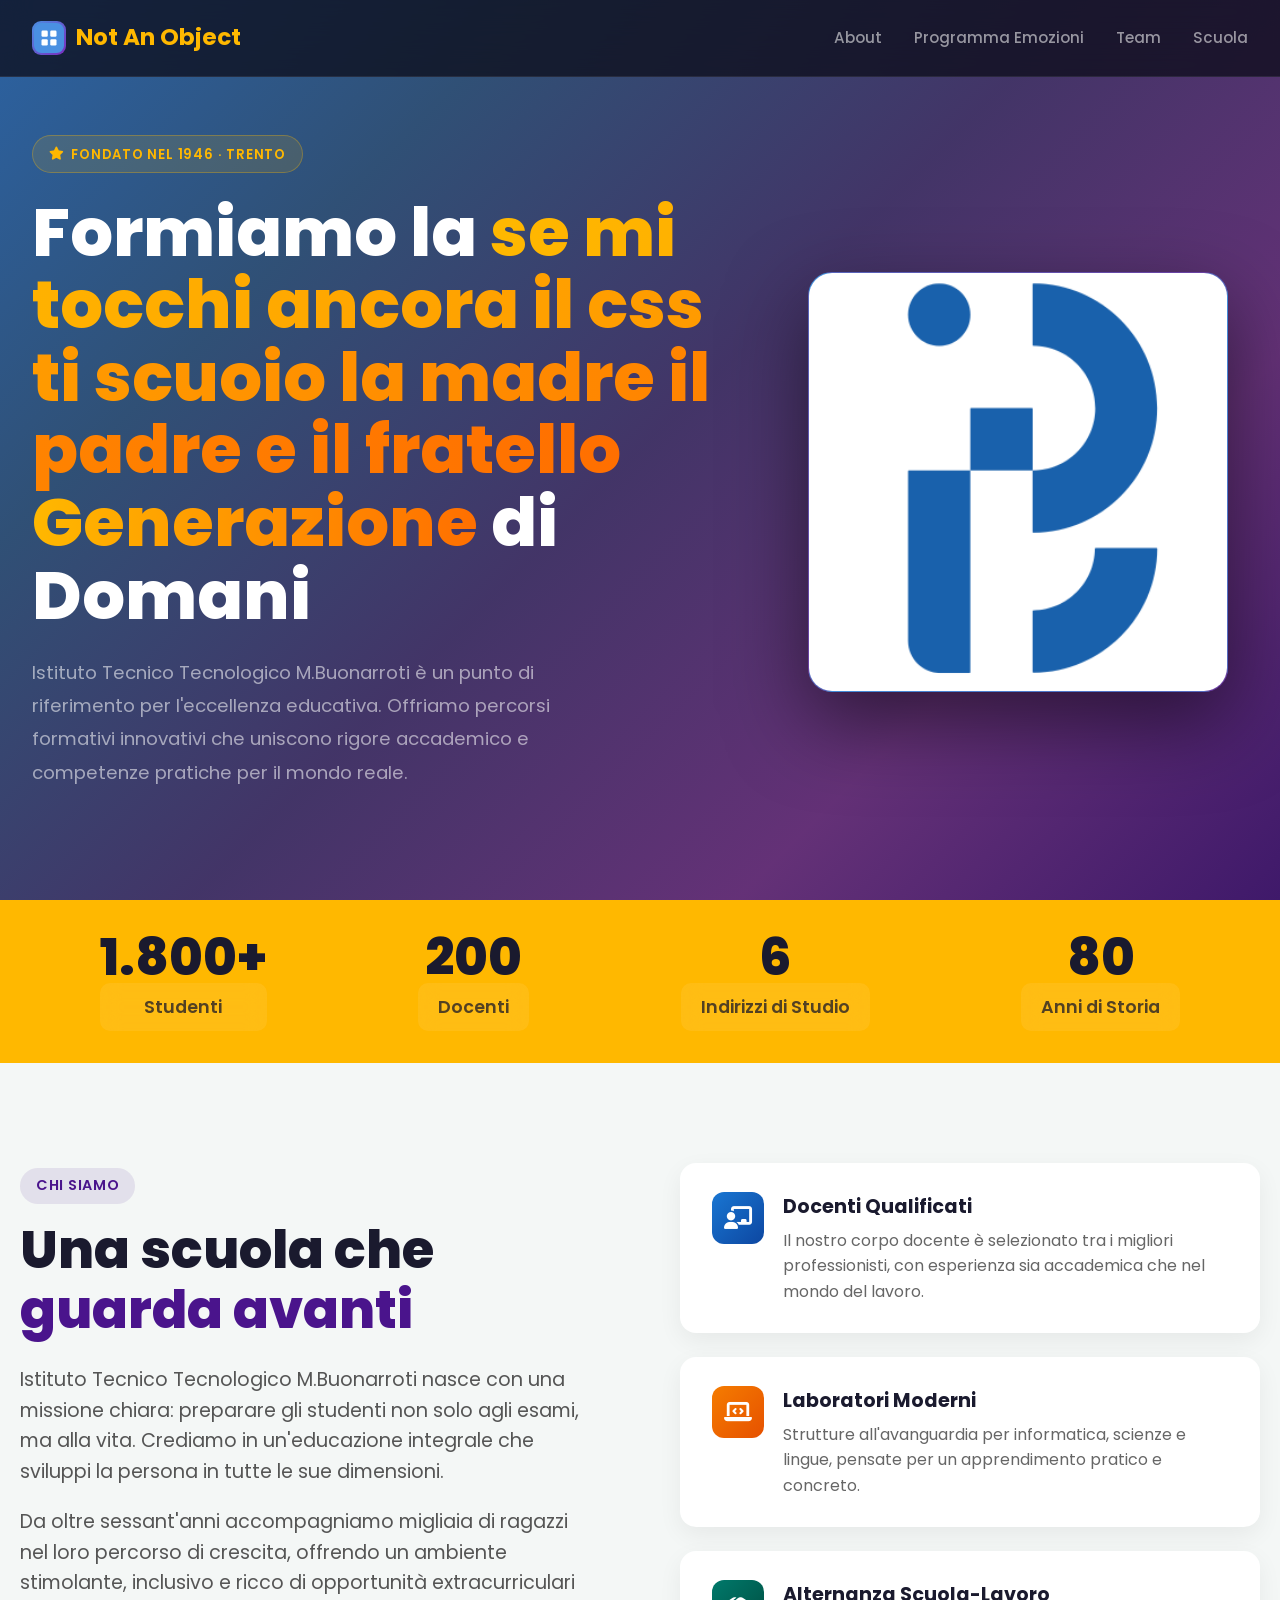
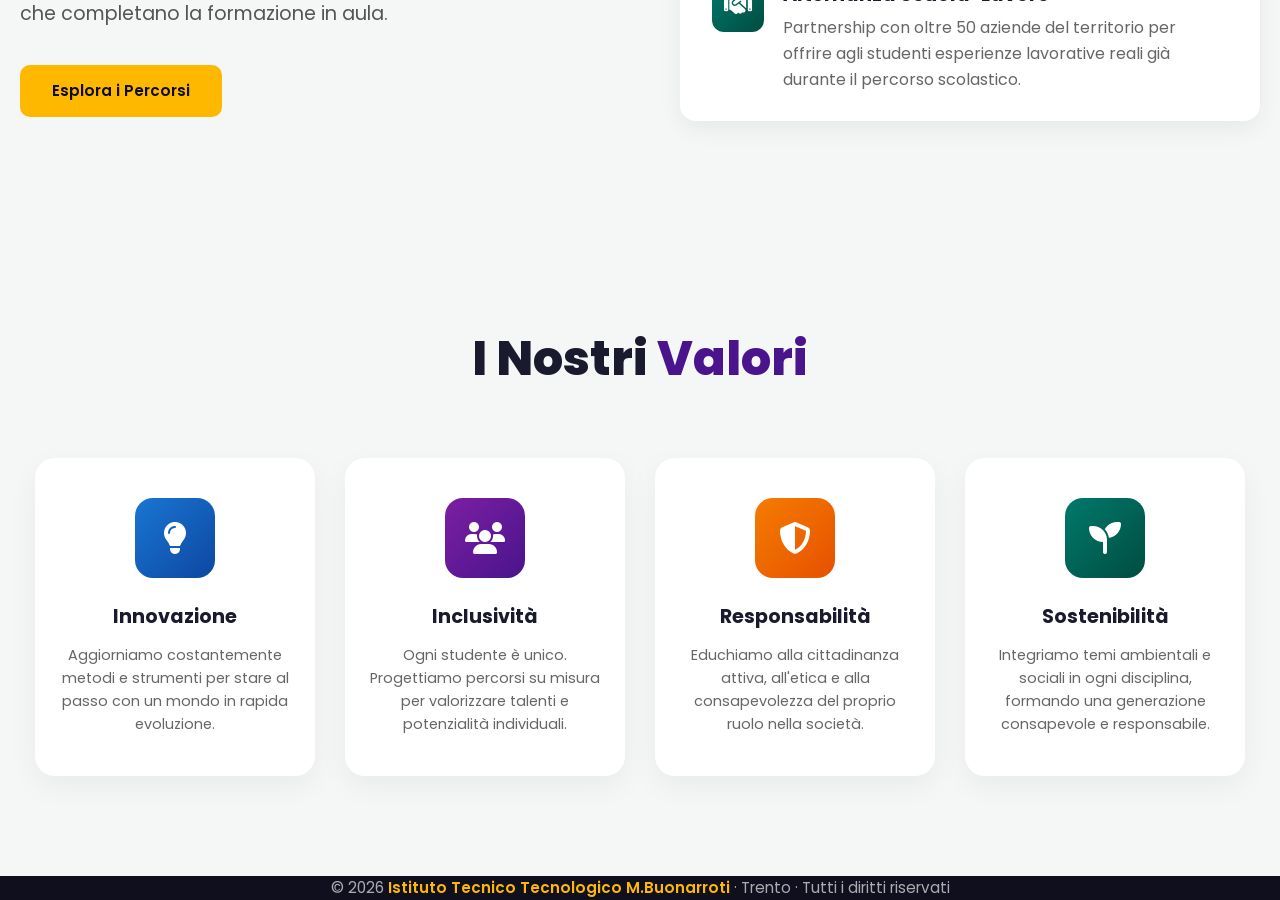
<file: school.html>
<!DOCTYPE html>
<html lang="it">
<head>
    <meta charset="UTF-8">
    <meta name="viewport" content="width=device-width, initial-scale=1.0">
    <title>Istituto Tecnico Tecnologico M.Buonarroti</title>
    <link href="https://fonts.googleapis.com/css2?family=Poppins:wght@400;500;600;700;800&display=swap" rel="stylesheet">
    <link rel="stylesheet" href="https://cdnjs.cloudflare.com/ajax/libs/font-awesome/6.4.0/css/all.min.css"/>
    <link rel="stylesheet" href="style.css">
</head>
<body>
 

    <nav class="navbar">
        <div class="nav-container">
            <div class="logo">
                <div class="logo-icon">
                    <svg width="30" height="30" viewBox="0 0 24 24" fill="none">
                        <rect width="24" height="24" rx="6" fill="#4A90E2"/>
                        <rect x="6" y="6" width="5" height="5" rx="1" fill="white"/>
                        <rect x="13" y="6" width="5" height="5" rx="1" fill="white"/>
                        <rect x="6" y="13" width="5" height="5" rx="1" fill="white"/>
                        <rect x="13" y="13" width="5" height="5" rx="1" fill="white"/>
                    </svg>
                </div>
                <span>Not An Object</span>
            </div>
            <ul class="nav-links">
                <li><a href="index.html">About</a></li>
                <li><a href="emozioni.html">Programma Emozioni</a></li>
                <li><a href="team.html">Team</a></li>
                <li><a href="school.html">Scuola</a></li>
            </ul>
        </div>
    </nav>
 

<section class="hero">
    <div class="hero-background"></div>
    <div class="hero-content">
        <div class="hero-text">
            <div class="badge">
                <i class="fas fa-star"></i>
                Fondato nel 1946 · Trento
            </div>
            <h1>Formiamo la <span class="highlight">se mi tocchi ancora il css ti scuoio la madre il padre e il fratello</span> <span class="highlight">Generazione</span> di Domani</h1>
            <p>Istituto Tecnico Tecnologico M.Buonarroti è un punto di riferimento per l'eccellenza educativa. Offriamo percorsi formativi innovativi che uniscono rigore accademico e competenze pratiche per il mondo reale.</p>
    
        </div>
        <div class="hero-image">
            <div class="image-frame">
                    <img src="media/buonarroti.webp" alt="Robot in laboratory">
                </div>
        </div>
    </div>
</section>
 

<div class="stats-bar">
    <div class="stats-container">
        <div class="stat-item">
            <div class="number">1.800+</div>
            <div class="label">Studenti</div>
        </div>
        <div class="stat-item">
            <div class="number">200</div>
            <div class="label">Docenti</div>
        </div>
        <div class="stat-item">
            <div class="number">6</div>
            <div class="label">Indirizzi di Studio</div>
        </div>
        <div class="stat-item">
            <div class="number">80</div>
            <div class="label">Anni di Storia</div>
        </div>
    </div>
</div>
 

<section class="about-section" id="about">
    <div class="about-container">
        <div class="about-text">
            <span class="section-label">Chi Siamo</span>
            <h2>Una scuola che <span class="highlight" style="color:#4a148c">guarda avanti</span></h2>
            <p>Istituto Tecnico Tecnologico M.Buonarroti nasce con una missione chiara: preparare gli studenti non solo agli esami, ma alla vita. Crediamo in un'educazione integrale che sviluppi la persona in tutte le sue dimensioni.</p>
            <p>Da oltre sessant'anni accompagniamo migliaia di ragazzi nel loro percorso di crescita, offrendo un ambiente stimolante, inclusivo e ricco di opportunità extracurriculari che completano la formazione in aula.</p>
            <a href="/NaoSito_2026/media/Buonarroti.pdf" class="btn btn-primary btn-about"  target="_blank">Esplora i Percorsi</a>
        </div>
        <div class="about-visual">
            <div class="about-card">
                <div class="card-icon blue-gradient"><i class="fas fa-chalkboard-teacher"></i></div>
                <div>
                    <h4>Docenti Qualificati</h4>
                    <p>Il nostro corpo docente è selezionato tra i migliori professionisti, con esperienza sia accademica che nel mondo del lavoro.</p>
                </div>
            </div>
            <div class="about-card">
                <div class="card-icon orange-gradient"><i class="fas fa-laptop-code"></i></div>
                <div>
                    <h4>Laboratori Moderni</h4>
                    <p>Strutture all'avanguardia per informatica, scienze e lingue, pensate per un apprendimento pratico e concreto.</p>
                </div>
            </div>
            <div class="about-card">
                <div class="card-icon teal-gradient"><i class="fas fa-handshake"></i></div>
                <div>
                    <h4>Alternanza Scuola-Lavoro</h4>
                    <p>Partnership con oltre 50 aziende del territorio per offrire agli studenti esperienze lavorative reali già durante il percorso scolastico.</p>
                </div>
            </div>
        </div>
    </div>
</section>

 

<section class="values-section" id="values">
    <div class="values-container">
        <div class="values-header">
            <h2>I Nostri <span class="highlight">Valori</span></h2>
        </div>
        <div class="values-grid">
            <div class="value-card">
                <div class="value-icon-box blue-gradient"><i class="fas fa-lightbulb"></i></div>
                <h3>Innovazione</h3>
                <p>Aggiorniamo costantemente metodi e strumenti per stare al passo con un mondo in rapida evoluzione.</p>
            </div>
            <div class="value-card">
                <div class="value-icon-box purple-gradient"><i class="fas fa-users"></i></div>
                <h3>Inclusività</h3>
                <p>Ogni studente è unico. Progettiamo percorsi su misura per valorizzare talenti e potenzialità individuali.</p>
            </div>
            <div class="value-card">
                <div class="value-icon-box orange-gradient"><i class="fas fa-shield-alt"></i></div>
                <h3>Responsabilità</h3>
                <p>Educhiamo alla cittadinanza attiva, all'etica e alla consapevolezza del proprio ruolo nella società.</p>
            </div>
            <div class="value-card">
                <div class="value-icon-box teal-gradient"><i class="fas fa-seedling"></i></div>
                <h3>Sostenibilità</h3>
                <p>Integriamo temi ambientali e sociali in ogni disciplina, formando una generazione consapevole e responsabile.</p>
            </div>
        </div>
    </div>
</section>
 
<!-- FOOTER -->
<footer>
    <p>© 2026 <span>Istituto Tecnico Tecnologico M.Buonarroti</span> · Trento · Tutti i diritti riservati</p>
</footer>
 
</body>
</html>
</file>
<file: style.css>
/* ================================================
   STYLE.CSS — Istituto Leonardo da Vinci (Unificato)
   Contiene: Base, Nav, Hero, School Sections, Team, 
   Emotion Scale, Robot (CSS + Iframe) e Animazioni
   ================================================ */

/* --- 1. Reset & Base --- */
* {
    margin: 0;
    padding: 0;
    box-sizing: border-box;
}

html {
    scroll-behavior: smooth;
}

body {
    font-family: 'Poppins', 'Segoe UI', sans-serif;
    overflow-x: hidden;
    background-color: #1a1a2e; /* Base dark theme */
    color: #ffffff;
    line-height: 1.6;
}

/* Generici */
.content {
    max-width: 100%;
    padding: 80px;
}

.content h1 {
    font-size: 3.8rem;
    margin-bottom: 30px;
    background: linear-gradient(90deg, #00d4ff, #7b2cbf);
    -webkit-background-clip: text;
    -webkit-text-fill-color: transparent;
}

.content p {
    font-size: 1.4rem;
    line-height: 1.8;
    margin-bottom: 30px;
    opacity: 0.9;
}

.section {
    padding: 100px 50px;
    border-bottom: 1px solid rgba(255,255,255,0.1);
    font-size: 1.1rem;
}

.badge {
    display: inline-flex;
    align-items: center;
    gap: 0.5rem;
    background: rgba(255, 255, 255, 0.15);
    backdrop-filter: blur(10px);
    padding: 0.8rem 1.5rem;
    border-radius: 50px;
    font-size: 1.1rem;
    margin-bottom: 2rem;
    border: 1px solid rgba(255, 255, 255, 0.2);
}

.highlight {
    color: #FFB800; /* Giallo Hero */
}

/* --- 2. Navigation --- */
.navbar {
    position: fixed;
    top: 0;
    left: 0;
    right: 0;
    z-index: 1000;
    padding: 1.5rem 2rem;
    background: rgba(26, 26, 46, 0.4);
    backdrop-filter: blur(10px);
}

.nav-container {
    max-width: 1400px;
    margin: 0 auto;
    display: flex;
    justify-content: space-between;
    align-items: center;
}

.logo {
    display: flex;
    align-items: center;
    gap: 0.75rem;
    color: white;
    font-weight: 700;
    font-size: 1.6rem;
}

.logo span {
    color: #FFB800;
}

.nav-links {
    display: flex;
    list-style: none;
    gap: 2.5rem;
}

.nav-links a {
    color: rgba(255, 255, 255, 0.85);
    text-decoration: none;
    font-size: 1.1rem;
    font-weight: 500;
    transition: color 0.3s ease;
}

.nav-links a:hover {
    color: white;
}

/* --- 3. Hero Section --- */
.hero {
    min-height: 100vh;
    position: relative;
    display: flex;
    align-items: center;
    justify-content: center;
    overflow: hidden;
}

.hero-background {
    position: absolute;
    top: 0; left: 0; right: 0; bottom: 0;
    background: linear-gradient(135deg, 
        rgba(64, 156, 255, 0.6) 0%, 
        rgba(100, 180, 255, 0.4) 25%,
        rgba(147, 112, 219, 0.4) 50%,
        rgba(186, 85, 211, 0.5) 75%,
        rgba(138, 43, 226, 0.4) 100%
    );
}

.hero-content {
    position: relative;
    z-index: 10;
    max-width: 1400px;
    width: 100%;
    margin: 0 auto;
    padding: 8rem 2rem 2rem;
    display: grid;
    grid-template-columns: 1.2fr 0.8fr;
    gap: 4rem;
    align-items: center;
}

.hero-text {
    color: white;
    animation: fadeUp 0.8s ease both;
}

.hero-text h1 {
    font-size: 5rem;
    font-weight: 800;
    line-height: 1.1;
    margin-bottom: 2rem;
}

.hero-text p {
    font-size: 1.5rem;
    color: rgba(255, 255, 255, 0.9);
    margin-bottom: 2.5rem;
    max-width: 650px;
}

/* Bottoni */
.hero-buttons {
    display: flex;
    gap: 1.5rem;
}

.btn {
    padding: 1.3rem 2.8rem;
    border-radius: 10px;
    font-size: 1.2rem;
    font-weight: 600;
    text-decoration: none;
    transition: all 0.3s ease;
    cursor: pointer;
    border: none;
}

.btn-primary {
    background: #FFB800;
    color: #1a1a2e;
}

.btn-primary:hover {
    transform: translateY(-3px);
    box-shadow: 0 10px 30px rgba(255, 184, 0, 0.4);
}

.btn-secondary {
    background: transparent;
    color: white;
    border: 2px solid rgba(255, 255, 255, 0.5);
}

.btn-secondary:hover {
    background: rgba(255, 255, 255, 0.1);
    transform: translateY(-3px);
}

/* Hero Image */
.hero-image {
    display: flex;
    justify-content: center;
    align-items: center;
    animation: fadeUp 0.8s ease both;
    animation-delay: 0.2s;
}

.image-frame {
    width: 480px;
    height: 480px;
    border-radius: 24px;
    overflow: hidden;
    border: 6px solid rgba(255, 255, 255, 0.2);
    box-shadow: 0 20px 50px rgba(0, 0, 0, 0.5);
    display: flex;
    justify-content: center;
    align-items: center;
    position: relative;
    z-index: 5;
    background: linear-gradient(135deg, #1976d2 0%, #4a148c 100%);
}

.image-frame img {
    width: 100%;
    height: 100%;
    object-fit: cover;
    object-position: center;
    transition: transform 0.5s cubic-bezier(0.175, 0.885, 0.32, 1.275);
}

.image-frame:hover img {
    transform: scale(1.1);
}

/* Placeholder se non c'è immagine */
.image-frame-inner {
    display: flex;
    flex-direction: column;
    align-items: center;
    justify-content: center;
    color: white;
    text-align: center;
    padding: 2rem;
}

.image-frame-inner i { font-size: 5rem; margin-bottom: 1.5rem; color: #FFB800; }
.image-frame-inner h2 { font-size: 2rem; font-weight: 800; margin-bottom: 0.5rem; }
.image-frame-inner p { font-size: 1rem; opacity: 0.8; }


/* --- 4. Sezioni Scuola (Leonardo da Vinci) --- */

/* Stats Bar */
.stats-bar {
    background: #FFB800;
    padding: 2rem;
}

.stats-container {
    max-width: 1400px;
    margin: 0 auto;
    display: flex;
    justify-content: space-around;
    align-items: center;
    flex-wrap: wrap;
    gap: 1rem;
}

.stat-item { text-align: center; color: #1a1a2e; }
.stat-item .number { font-size: 3.2rem; font-weight: 800; line-height: 1; }
.stat-item .label  { font-size: 1.1rem; font-weight: 600; opacity: 0.75; }

/* Chi Siamo */
.about-section {
    padding: 100px 20px;
    background-color: #f4f7f6;
    color: #333;
}

.about-container {
    max-width: 1300px;
    margin: 0 auto;
    display: grid;
    grid-template-columns: 1fr 1fr;
    gap: 5rem;
    align-items: center;
}

.section-label {
    display: inline-block;
    background: rgba(74, 20, 140, 0.1);
    color: #4a148c;
    padding: 0.4rem 1rem;
    border-radius: 50px;
    font-size: 0.9rem;
    font-weight: 600;
    margin-bottom: 1rem;
    letter-spacing: 0.05em;
    text-transform: uppercase;
}

.about-text h2 {
    font-size: 3.3rem;
    font-weight: 800;
    color: #1a1a2e;
    line-height: 1.15;
    margin-bottom: 1.5rem;
}

.about-text p {
    font-size: 1.2rem;
    color: #555;
    margin-bottom: 1.2rem;
}

.btn-about { display: inline-block; margin-top: 1rem; }

.about-visual {
    display: flex;
    flex-direction: column;
    gap: 1.5rem;
}

.about-card {
    background: white;
    border-radius: 16px;
    padding: 1.8rem 2rem;
    display: flex;
    align-items: flex-start;
    gap: 1.2rem;
    box-shadow: 0 8px 24px rgba(0, 0, 0, 0.06);
    transition: transform 0.3s ease, box-shadow 0.3s ease;
}

.about-card:hover {
    transform: translateY(-5px);
    box-shadow: 0 16px 36px rgba(0, 0, 0, 0.1);
}

.card-icon {
    width: 52px;
    height: 52px;
    border-radius: 12px;
    display: flex;
    align-items: center;
    justify-content: center;
    font-size: 1.4rem;
    flex-shrink: 0;
    color: white;
}

.about-card h4 { font-size: 1.2rem; font-weight: 700; color: #1a1a2e; margin-bottom: 0.3rem; }
.about-card p  { font-size: 1rem; color: #666; margin: 0; }

/* Indirizzi / Corsi */
.courses-section {
    padding: 100px 20px;
    background-color: #1a1a2e;
}

.courses-container { max-width: 1300px; margin: 0 auto; }

.courses-header { text-align: center; margin-bottom: 60px; }
.courses-header h2 { font-size: 3.3rem; font-weight: 800; color: white; }
.courses-header p  { font-size: 1.1rem; color: rgba(255, 255, 255, 0.65); margin-top: 1rem; }

.courses-grid {
    display: grid;
    grid-template-columns: repeat(3, 1fr);
    gap: 28px;
}

.course-card {
    border-radius: 20px;
    padding: 2.5rem 2rem;
    color: white;
    position: relative;
    overflow: hidden;
    transition: transform 0.3s ease, box-shadow 0.3s ease;
}

.course-card::before {
    content: '';
    position: absolute;
    top: -40px; right: -40px;
    width: 130px; height: 130px;
    border-radius: 50%;
    background: rgba(255, 255, 255, 0.08);
}

.course-card:hover {
    transform: translateY(-10px);
    box-shadow: 0 20px 50px rgba(0, 0, 0, 0.4);
}

.course-icon { font-size: 2.2rem; margin-bottom: 1.5rem; }
.course-card h3 { font-size: 1.35rem; font-weight: 700; margin-bottom: 0.75rem; }
.course-card p  { font-size: 0.95rem; opacity: 0.85; line-height: 1.7; }

.course-tag {
    display: inline-block;
    margin-top: 1.5rem;
    background: rgba(255, 255, 255, 0.15);
    padding: 0.3rem 0.8rem;
    border-radius: 50px;
    font-size: 0.8rem;
    font-weight: 600;
    letter-spacing: 0.04em;
}

/* Valori */
.values-section {
    padding: 100px 20px;
    background-color: #f4f7f6;
}

.values-container { max-width: 1300px; margin: 0 auto; }

.values-header { text-align: center; margin-bottom: 60px; }
.values-header h2 { font-size: 3rem; font-weight: 800; color: #1a1a2e; }
.values-header .highlight { color: #4a148c; }

.values-grid {
    display: flex;
    flex-wrap: wrap;
    justify-content: center;
    gap: 30px;
}

.value-card {
    background: white;
    padding: 40px 25px;
    border-radius: 20px;
    width: calc(25% - 30px);
    min-width: 260px;
    display: flex;
    flex-direction: column;
    align-items: center;
    text-align: center;
    box-shadow: 0 10px 30px rgba(0, 0, 0, 0.05);
    transition: transform 0.3s ease, box-shadow 0.3s ease;
}

.value-card:hover {
    transform: translateY(-10px);
    box-shadow: 0 20px 40px rgba(0, 0, 0, 0.1);
}

.value-icon-box {
    width: 80px;
    height: 80px;
    border-radius: 18px;
    display: flex;
    justify-content: center;
    align-items: center;
    font-size: 2rem;
    color: white;
    margin-bottom: 1.5rem;
}

.value-card h3 { font-size: 1.2rem; font-weight: 700; color: #1a1a2e; margin-bottom: 0.7rem; }
.value-card p  { font-size: 0.9rem; color: #666; }


/* --- 5. Team & Lavoro --- */
.team-section {
    padding: 100px 20px;
    background-color: #f4f7f6;
    color: #333;
}

.team-container { max-width: 1300px; margin: 0 auto; }
.team-header { text-align: center; margin-bottom: 60px; }
.team-header h1 { font-size: 3.5rem; font-weight: 800; color: #1a1a2e; }
.team-header .highlight { color: #4a148c; }

.team-grid {
    display: flex;
    flex-wrap: wrap;
    justify-content: center;
    gap: 30px;
    width: 100%;
}

.team-card {
    background-color: #ffffff;
    padding: 40px 25px;
    border-radius: 20px;
    width: calc(25% - 30px); 
    min-width: 280px; 
    display: flex;
    flex-direction: column;
    align-items: center;
    text-align: center;
    box-shadow: 0 10px 30px rgba(0,0,0,0.05);
    transition: transform 0.3s ease, box-shadow 0.3s ease;
}

.team-card:hover {
    transform: translateY(-10px);
    box-shadow: 0 20px 40px rgba(0,0,0,0.1);
}

.avatar-box {
    width: 90px;
    height: 90px;
    border-radius: 18px;
    display: flex;
    justify-content: center;
    align-items: center;
    font-size: 30px;
    font-weight: 700;
    color: #fff;
    margin-bottom: 25px;
}

.member-info h3 { font-size: 1.25rem; font-weight: 700; margin-bottom: 8px; color: #1a1a2e; }
.member-info p { font-size: 0.95rem; color: #666; margin-bottom: 20px; }
.social-icons { display: flex; gap: 15px; color: #ccc; font-size: 1.1rem; }

/* Foto Lavoro */
.team-working-section { padding: 80px 20px; background-color: #f4f7f6; }
.working-grid {
    display: flex;
    flex-wrap: wrap;
    justify-content: center;
    gap: 30px;
    margin-top: 50px;
}

.work-card {
    background-color: #ffffff; 
    padding: 25px; 
    border-radius: 20px;
    width: calc(33.33% - 30px); 
    min-width: 400px; 
    display: flex;
    flex-direction: column;
    align-items: center;
    box-shadow: 0 10px 30px rgba(0,0,0,0.05); 
}

.work-image-box {
    width: 100%;
    height: 250px; 
    border-radius: 18px; 
    padding: 6px; 
    display: flex;
    justify-content: center;
    align-items: center;
    margin-bottom: 20px;
}

.work-image-box img {
    width: 100%;
    height: 100%;
    object-fit: cover;
    border-radius: 12px;
}

.work-info h4 { font-size: 1.3rem; color: #1a1a2e; font-weight: 700; margin-bottom: 5px; }
.work-info p { font-size: 1rem; color: #666; margin-bottom: 0; }


/* --- 6. Emotion Scale --- */
.emotion-scale-section {
    padding: 120px 20px;
    text-align: center;
    color: white;
}

.scale-title {
    font-size: 3rem;
    margin-bottom: 80px;
    background: linear-gradient(90deg, #00d4ff, #7b2cbf);
    -webkit-background-clip: text;
    -webkit-text-fill-color: transparent;
}

.emotion-scale {
    position: relative;
    max-width: 400px;
    margin: auto;
}

.line {
    position: absolute;
    left: 50%;
    transform: translateX(-50%);
    width: 4px;
    height: 100%;
    background: linear-gradient(to bottom, #00d4ff, #7b2cbf);
    border-radius: 10px;
    box-shadow: 0 0 20px #00d4ff;
}

.emotion-item {
    position: relative;
    margin: 40px 0;
    display: flex;
    align-items: center;
    justify-content: center;
    gap: 20px;
    opacity: 0;
    transform: translateY(40px);
    animation: fadeUp 0.6s ease forwards;
}

.emotion-item:nth-child(2) { animation-delay: 0.1s; }
.emotion-item:nth-child(3) { animation-delay: 0.2s; }
.emotion-item:nth-child(4) { animation-delay: 0.3s; }
.emotion-item:nth-child(5) { animation-delay: 0.4s; }
.emotion-item:nth-child(6) { animation-delay: 0.5s; }
.emotion-item:nth-child(7) { animation-delay: 0.6s; }
.emotion-item:nth-child(8) { animation-delay: 0.7s; }
.emotion-item:nth-child(9) { animation-delay: 0.8s; }
.emotion-item:nth-child(10){ animation-delay: 0.9s; }

.emoji {
    font-size: 2rem;
    background: #1a1a2e;
    padding: 10px;
    border-radius: 50%;
    border: 3px solid #00d4ff;
    box-shadow: 0 0 15px #00d4ff;
    transition: 0.3s;
}

.label {
    background: rgba(255,255,255,0.1);
    padding: 10px 20px;
    border-radius: 10px;
    backdrop-filter: blur(10px);
}

.emotion-item:hover .emoji {
    transform: scale(1.3) rotate(10deg);
    box-shadow: 0 0 30px #7b2cbf;
}

.emotion-item:hover .label {
    background: rgba(0,212,255,0.2);
}


/* --- 7. Robot & Effects (3D, Particles, Scroll) --- */

/* Scroll Indicator */
.scroll-indicator {
    position: fixed;
    left: 30px;
    top: 50%;
    transform: translateY(-50%);
    display: flex;
    flex-direction: column;
    gap: 10px;
    z-index: 1000;
}

.scroll-dot {
    width: 12px;
    height: 12px;
    background: rgba(255,255,255,0.3);
    border-radius: 50%;
    transition: all 0.3s ease;
}

.scroll-dot.active {
    background: #00d4ff;
    box-shadow: 0 0 15px #00d4ff;
}

/* Particles */
.particles {
    position: fixed;
    top: 0;
    left: 0;
    width: 100%;
    height: 100%;
    pointer-events: none;
    overflow: hidden;
    z-index: -1;
}

.particle {
    position: absolute;
    width: 4px;
    height: 4px;
    background: rgba(0, 212, 255, 0.5);
    border-radius: 50%;
    animation: particleFloat 15s linear infinite;
}

/* Contenitore Base Robot */
.robot-container {
    position: fixed;
    right: 50px;
    top: 50%;
    transform: translateY(-50%);
    perspective: 1000px;
    z-index: 1000;
}

.platform {
    width: 120px;
    height: 20px;
    background: linear-gradient(180deg, #3a3a3a, #1a1a1a);
    border-radius: 50%;
    margin: 10px auto 0;
    box-shadow: 0 10px 30px rgba(0, 212, 255, 0.3);
    animation: platformGlow 2s ease-in-out infinite;
}

/* Opzione A: Wrapper Iframe Meshy */
.nao-robot-wrapper {
    width: 250px;
    height: 350px;
    border-radius: 20px;
    overflow: hidden;
    background: transparent;
    transition: transform 0.1s ease-out;
    box-shadow: 0 10px 20px rgba(0,0,0,0.2);
}

.nao-robot-wrapper iframe {
    width: 100%;
    height: 100%;
    border: none;
}

/* Opzione B: Robot in puro CSS */
.nao-robot {
    animation: rotate3D 8s linear infinite, float 3s ease-in-out infinite;
    transform-style: preserve-3d;
    transition: transform 0.1s ease-out;
}

.head {
    width: 70px;
    height: 55px;
    background: linear-gradient(180deg, #ffffff 0%, #e8e8e8 50%, #d0d0d0 100%);
    border-radius: 35px 35px 25px 25px;
    margin: 0 auto 5px;
    position: relative;
    box-shadow: 
        inset -5px -5px 15px rgba(0,0,0,0.1),
        inset 5px 5px 15px rgba(255,255,255,0.8),
        0 5px 20px rgba(0,0,0,0.2);
}

.visor {
    position: absolute;
    width: 55px;
    height: 18px;
    background: linear-gradient(180deg, #1a1a1a, #0a0a0a);
    border-radius: 20px;
    top: 18px;
    left: 50%;
    transform: translateX(-50%);
    display: flex;
    justify-content: space-around;
    align-items: center;
    padding: 0 8px;
    box-shadow: inset 0 2px 5px rgba(0,0,0,0.8);
}

.eye {
    width: 12px;
    height: 12px;
    background: radial-gradient(circle, #00d4ff, #0066ff);
    border-radius: 50%;
    animation: eyeGlow 2s ease-in-out infinite;
    box-shadow: 0 0 10px #00d4ff, 0 0 20px #00d4ff;
}

.ear {
    position: absolute;
    width: 12px;
    height: 25px;
    background: linear-gradient(180deg, #f0f0f0, #d0d0d0);
    border-radius: 5px;
    top: 15px;
}

.ear.left { left: -8px; border-radius: 5px 0 0 5px; }
.ear.right { right: -8px; border-radius: 0 5px 5px 0; }

.neck {
    width: 25px;
    height: 12px;
    background: linear-gradient(180deg, #c0c0c0, #909090);
    margin: 0 auto;
    border-radius: 3px;
}

.torso {
    width: 80px;
    height: 70px;
    background: linear-gradient(180deg, #ffffff 0%, #f0f0f0 30%, #e0e0e0 70%, #d0d0d0 100%);
    margin: 0 auto;
    border-radius: 15px 15px 20px 20px;
    position: relative;
    box-shadow: 
        inset -5px -5px 15px rgba(0,0,0,0.1),
        inset 5px 5px 15px rgba(255,255,255,0.8),
        0 5px 20px rgba(0,0,0,0.2);
}

.chest-button {
    position: absolute;
    width: 25px;
    height: 25px;
    background: linear-gradient(145deg, #ff6b6b, #ee5a5a);
    border-radius: 50%;
    top: 15px;
    left: 50%;
    transform: translateX(-50%);
    box-shadow: 
        0 0 10px rgba(255, 107, 107, 0.5),
        inset 2px 2px 5px rgba(255,255,255,0.3);
    animation: chestPulse 1.5s ease-in-out infinite;
}

.speaker {
    position: absolute;
    bottom: 10px;
    left: 50%;
    transform: translateX(-50%);
    width: 40px;
    height: 15px;
    background: linear-gradient(180deg, #2a2a2a, #1a1a1a);
    border-radius: 8px;
    display: flex;
    justify-content: center;
    align-items: center;
    gap: 3px;
}

.speaker-line {
    width: 2px;
    height: 8px;
    background: #444;
    border-radius: 1px;
}

.arms { position: absolute; width: 100%; top: 10px; }

.arm {
    position: absolute;
    width: 18px;
    height: 50px;
    background: linear-gradient(180deg, #ffffff, #e0e0e0);
    border-radius: 10px;
    box-shadow: 0 3px 10px rgba(0,0,0,0.15);
}

.arm.left {
    left: -22px;
    transform: rotate(10deg);
    transform-origin: top center;
    animation: armSwingLeft 3s ease-in-out infinite;
}

.arm.right {
    right: -22px;
    transform: rotate(-10deg);
    transform-origin: top center;
    animation: armSwingRight 3s ease-in-out infinite;
}


/* --- 8. Gradients / Utility --- */
.purple-gradient { background: linear-gradient(135deg, #7b1fa2, #4a148c); }
.blue-gradient   { background: linear-gradient(135deg, #1976d2, #0d47a1); }
.orange-gradient { background: linear-gradient(135deg, #f57c00, #e65100); }
.teal-gradient   { background: linear-gradient(135deg, #00796b, #004d40); }
.red-gradient    { background: linear-gradient(135deg, #e53935, #b71c1c); }
.green-gradient  { background: linear-gradient(135deg, #43a047, #1b5e20); }
.indigo-gradient { background: linear-gradient(135deg, #3949ab, #1a237e); }


/* --- 9. Footer --- */
footer {
    background: #0f0f1e;
    color: rgba(255, 255, 255, 0.6);
    text-align: center;
    padding: 2.5rem;
    font-size: 0.95rem;
}

footer span { color: #FFB800; font-weight: 600; }


/* --- 10. Animazioni (Keyframes) --- */
@keyframes fadeUp {
    from { opacity: 0; transform: translateY(40px); }
    to   { opacity: 1; transform: translateY(0); }
}

@keyframes platformGlow {
    0%, 100% { box-shadow: 0 10px 30px rgba(0, 212, 255, 0.3); }
    50% { box-shadow: 0 10px 50px rgba(0, 212, 255, 0.6); }
}

@keyframes rotate3D {
    0% { transform: rotateY(0deg); }
    100% { transform: rotateY(360deg); }
}

@keyframes float {
    0%, 100% { margin-top: 0; }
    50% { margin-top: -15px; }
}

@keyframes eyeGlow {
    0%, 100% { opacity: 1; box-shadow: 0 0 10px #00d4ff, 0 0 20px #00d4ff; }
    50% { opacity: 0.7; box-shadow: 0 0 5px #00d4ff, 0 0 10px #00d4ff; }
}

@keyframes chestPulse {
    0%, 100% { box-shadow: 0 0 10px rgba(255, 107, 107, 0.5); }
    50% { box-shadow: 0 0 20px rgba(255, 107, 107, 0.8); }
}

@keyframes armSwingLeft {
    0%, 100% { transform: rotate(10deg); }
    50% { transform: rotate(20deg); }
}

@keyframes armSwingRight {
    0%, 100% { transform: rotate(-10deg); }
    50% { transform: rotate(-20deg); }
}

@keyframes particleFloat {
    0% { transform: translateY(100vh) rotate(0deg); opacity: 0; }
    10% { opacity: 1; }
    90% { opacity: 1; }
    100% { transform: translateY(-100vh) rotate(720deg); opacity: 0; }
}


/* --- 11. Responsività (Media Queries) --- */
@media (max-width: 1200px) {
    .team-card { width: calc(33.33% - 30px); }
}

@media (max-width: 1100px) {
    .courses-grid { grid-template-columns: repeat(2, 1fr); }
    .value-card   { width: calc(33.33% - 30px); }
    .robot-container { right: 20px; transform: scale(0.8) translateY(-50%); }
}

@media (max-width: 900px) {
    .hero-content {
        grid-template-columns: 1fr;
        text-align: center;
    }
    .hero-text h1 { font-size: 3rem; }
    .hero-buttons { justify-content: center; }
    .about-container { grid-template-columns: 1fr; }
    .courses-grid { grid-template-columns: 1fr; }
    .team-card { width: calc(50% - 30px); }
    .value-card { width: calc(50% - 30px); }
    .content { max-width: 100%; padding: 30px; }
    .robot-container { display: none; /* Nascondi il robot su tablet/mobile per evitare sovrapposizioni */ }
}

@media (max-width: 600px) {
    .hero-text h1 { font-size: 2.2rem; }
    .team-card { width: 100%; }
    .value-card { width: 100%; }
    .image-frame { width: 320px; height: 320px; }
    .nav-links { display: none; /* Inserire qui un eventuale hamburger menu logica */ }
}
/* === SEZIONE SCALA EMOZIONI - VERSIONE MIGLIORATA === */
/* === SEZIONE SCALA EMOZIONI - UNA RIGA SU SCHERMI GRANDI === */
 :root {
            --bg-deep:    #0d0d1a;
            --bg-mid:     #12121f;
            --bg-card:    #1a1a2e;
            --bg-glass:   rgba(255,255,255,0.04);
            --border:     rgba(255,255,255,0.08);
            --border-hover: rgba(255,255,255,0.18);
            --accent:     #FFB800;
            --accent-dim: rgba(255,184,0,0.15);
            --cyan:       #00d4ff;
            --purple:     #7b2cbf;
            --text-primary: #f0f0f0;
            --text-secondary: rgba(255,255,255,0.55);
            --text-tertiary:  rgba(255,255,255,0.3);
            --radius-sm: 10px;
            --radius-md: 16px;
            --radius-lg: 24px;
        }
 
        html { scroll-behavior: smooth; }
 
        body {
            font-family: 'Poppins', sans-serif;
            background: var(--bg-deep);
            color: var(--text-primary);
            overflow-x: hidden;
            line-height: 1.6;
        }
 
        /* ============================================
           NAVBAR
        ============================================ */
        .navbar {
            position: fixed;
            top: 0; left: 0; right: 0;
            z-index: 1000;
            padding: 1.2rem 2rem;
            background: rgba(13,13,26,0.75);
            backdrop-filter: blur(16px);
            border-bottom: 1px solid var(--border);
        }
 
        .nav-container {
            max-width: 1320px;
            margin: 0 auto;
            display: flex;
            justify-content: space-between;
            align-items: center;
        }
 
        .logo {
            display: flex;
            align-items: center;
            gap: 0.65rem;
            font-weight: 700;
            font-size: 1.45rem;
            color: white;
            text-decoration: none;
        }
 
        .logo-icon {
            width: 34px; height: 34px;
            background: linear-gradient(135deg, #4A90E2, #7b2cbf);
            border-radius: 9px;
            display: flex; align-items: center; justify-content: center;
        }
 
        .logo span { color: var(--accent); }
 
        .nav-links {
            display: flex;
            list-style: none;
            gap: 2rem;
        }
 
        .nav-links a {
            color: var(--text-secondary);
            text-decoration: none;
            font-size: 0.95rem;
            font-weight: 500;
            transition: color 0.25s;
        }
 
        .nav-links a:hover { color: white; }
        .nav-links a.active { color: var(--accent); }
 
        /* ============================================
           HERO
        ============================================ */
        .hero {
            min-height: 100vh;
            position: relative;
            display: flex;
            align-items: center;
            justify-content: center;
            overflow: hidden;
        }
 
        .hero-bg {
            position: absolute;
            inset: 0;
            background:
                radial-gradient(ellipse 70% 60% at 20% 50%, rgba(64,156,255,0.18) 0%, transparent 70%),
                radial-gradient(ellipse 60% 50% at 80% 30%, rgba(138,43,226,0.2) 0%, transparent 70%),
                radial-gradient(ellipse 50% 60% at 60% 80%, rgba(186,85,211,0.12) 0%, transparent 70%);
        }
 
        /* Floating orbs */
        .hero-bg::before {
            content: '';
            position: absolute;
            width: 500px; height: 500px;
            border-radius: 50%;
            background: radial-gradient(circle, rgba(64,156,255,0.08) 0%, transparent 70%);
            top: -100px; left: -100px;
            animation: orbFloat 12s ease-in-out infinite;
        }
 
        .hero-bg::after {
            content: '';
            position: absolute;
            width: 400px; height: 400px;
            border-radius: 50%;
            background: radial-gradient(circle, rgba(138,43,226,0.1) 0%, transparent 70%);
            bottom: -80px; right: -80px;
            animation: orbFloat 15s ease-in-out infinite reverse;
        }
 
        @keyframes orbFloat {
            0%,100% { transform: translate(0,0); }
            50%      { transform: translate(40px,-40px); }
        }
 
        .hero-content {
            position: relative;
            z-index: 5;
            max-width: 1320px;
            width: 100%;
            margin: 0 auto;
            padding: 8rem 2rem 4rem;
            display: grid;
            grid-template-columns: 1.2fr 0.8fr;
            gap: 4rem;
            align-items: center;
        }
 
        .hero-text {
            animation: fadeUp 0.8s ease both;
        }
 
        .badge {
            display: inline-flex;
            align-items: center;
            gap: 0.4rem;
            background: rgba(255,184,0,0.12);
            border: 1px solid rgba(255,184,0,0.3);
            color: var(--accent);
            padding: 0.45rem 1rem;
            border-radius: 50px;
            font-size: 0.82rem;
            font-weight: 600;
            letter-spacing: 0.06em;
            text-transform: uppercase;
            margin-bottom: 1.5rem;
        }
 
        .hero-text h1 {
            font-size: 4.2rem;
            font-weight: 800;
            line-height: 1.08;
            margin-bottom: 1.5rem;
        }
 
        .hero-text h1 .highlight {
            background: linear-gradient(90deg, var(--accent), #ff6f00);
            -webkit-background-clip: text;
            -webkit-text-fill-color: transparent;
        }
 
        .hero-text p {
            font-size: 1.15rem;
            color: var(--text-secondary);
            max-width: 540px;
            margin-bottom: 2.5rem;
            line-height: 1.8;
        }
 
        .hero-buttons { display: flex; gap: 1rem; flex-wrap: wrap; }
 
        .btn {
            padding: 0.85rem 2rem;
            border-radius: var(--radius-sm);
            font-size: 0.95rem;
            font-weight: 600;
            text-decoration: none;
            transition: all 0.3s ease;
            cursor: pointer;
            border: none;
            font-family: 'Poppins', sans-serif;
        }
 
        .btn-primary {
            background: var(--accent);
            color: #0d0d1a;
        }
 
        .btn-primary:hover {
            transform: translateY(-2px);
            box-shadow: 0 8px 28px rgba(255,184,0,0.35);
        }
 
        .btn-secondary {
            background: transparent;
            color: white;
            border: 1px solid var(--border-hover);
        }
 
        .btn-secondary:hover {
            background: rgba(255,255,255,0.07);
            transform: translateY(-2px);
        }
 
        /* Hero image */
        .hero-image {
            display: flex;
            justify-content: center;
            animation: fadeUp 0.8s ease 0.2s both;
        }
 
        .image-frame {
            width: 420px;
            height: 420px;
            border-radius: var(--radius-lg);
            overflow: hidden;
            border: 1px solid var(--border-hover);
            box-shadow: 0 30px 80px rgba(0,0,0,0.5);
            position: relative;
        }
 
        .image-frame img {
            width: 100%;
            height: 100%;
            object-fit: cover;
            transition: transform 0.6s ease;
        }
 
        .image-frame:hover img { transform: scale(1.06); }
 
        /* ============================================
           EMOTION SECTION — REDESIGNED
        ============================================ */
        .emotion-section {
            padding: 120px 2rem;
            position: relative;
            overflow: hidden;
        }
 
        .emotion-section::before {
            content: '';
            position: absolute;
            inset: 0;
            background:
                radial-gradient(ellipse 60% 50% at 50% 0%, rgba(123,44,191,0.12) 0%, transparent 70%),
                radial-gradient(ellipse 40% 40% at 10% 80%, rgba(0,212,255,0.06) 0%, transparent 70%);
            pointer-events: none;
        }
 
        .section-inner {
            max-width: 1200px;
            margin: 0 auto;
            position: relative;
        }
 
        /* Section header */
        .section-header {
            text-align: center;
            margin-bottom: 70px;
        }
 
        .section-eyebrow {
            display: inline-block;
            font-size: 0.75rem;
            font-weight: 700;
            letter-spacing: 0.15em;
            text-transform: uppercase;
            color: var(--text-tertiary);
            margin-bottom: 1rem;
        }
 
        .section-title {
            font-family: 'DM Serif Display', Georgia, serif;
            font-size: 3.4rem;
            font-weight: 400;
            line-height: 1.1;
            background: linear-gradient(120deg, #ffffff 0%, #c084fc 60%, var(--cyan) 100%);
            -webkit-background-clip: text;
            -webkit-text-fill-color: transparent;
            margin-bottom: 1rem;
        }
 
        .section-subtitle {
            font-size: 1rem;
            color: var(--text-secondary);
            max-width: 500px;
            margin: 0 auto;
        }
 
        /* Heartbeat connector */
        .heart-connector {
            display: flex;
            flex-direction: column;
            align-items: center;
            margin-bottom: 50px;
        }
 
        .heart-icon {
            font-size: 2.4rem;
            animation: heartbeat 2s ease-in-out infinite;
            display: inline-block;
        }
 
        @keyframes heartbeat {
            0%,100% { transform: scale(1); }
            14%      { transform: scale(1.2); }
            28%      { transform: scale(1); }
            42%      { transform: scale(1.15); }
            70%      { transform: scale(1); }
        }
 
        .heart-stem {
            width: 1px;
            height: 50px;
            background: linear-gradient(to bottom, rgba(255,100,120,0.6), transparent);
            margin-top: 10px;
        }
 
        /* Emotion grid */
        .emotion-grid {
            display: grid;
            grid-template-columns: repeat(5, 1fr);
            gap: 18px;
        }
 
        .emotion-card {
            background: var(--bg-glass);
            border: 1px solid var(--border);
            border-radius: var(--radius-md);
            padding: 1.6rem 1rem 1.4rem;
            display: flex;
            flex-direction: column;
            align-items: center;
            gap: 12px;
            cursor: pointer;
            transition: transform 0.3s ease, border-color 0.3s ease, background 0.3s ease, box-shadow 0.3s ease;
            position: relative;
            overflow: hidden;
            /* staggered fade-in */
            opacity: 0;
            animation: fadeInCard 0.5s ease forwards;
        }
 
        .emotion-card::before {
            content: '';
            position: absolute;
            inset: 0;
            opacity: 0;
            transition: opacity 0.3s ease;
            border-radius: inherit;
        }
 
        .emotion-card:hover {
            transform: translateY(-8px);
            border-color: var(--border-hover);
            background: rgba(255,255,255,0.07);
            box-shadow: 0 20px 50px rgba(0,0,0,0.35);
        }
 
        .emotion-card:hover::before { opacity: 1; }
 
        /* individual accent colours per card */
        .ec-felicita  { --clr: #FFB800; }
        .ec-felicita::before  { background: radial-gradient(circle at 50% 100%, rgba(255,184,0,0.12), transparent 70%); }
        .ec-felicita:hover    { border-color: rgba(255,184,0,0.4); box-shadow: 0 20px 50px rgba(255,184,0,0.1); }
 
        .ec-rabbia    { --clr: #ef4444; }
        .ec-rabbia::before    { background: radial-gradient(circle at 50% 100%, rgba(239,68,68,0.12), transparent 70%); }
        .ec-rabbia:hover      { border-color: rgba(239,68,68,0.4); box-shadow: 0 20px 50px rgba(239,68,68,0.1); }
 
        .ec-tristezza { --clr: #60a5fa; }
        .ec-tristezza::before { background: radial-gradient(circle at 50% 100%, rgba(96,165,250,0.12), transparent 70%); }
        .ec-tristezza:hover   { border-color: rgba(96,165,250,0.4); box-shadow: 0 20px 50px rgba(96,165,250,0.1); }
 
        .ec-paura     { --clr: #a78bfa; }
        .ec-paura::before     { background: radial-gradient(circle at 50% 100%, rgba(167,139,250,0.12), transparent 70%); }
        .ec-paura:hover       { border-color: rgba(167,139,250,0.4); box-shadow: 0 20px 50px rgba(167,139,250,0.1); }
 
        .ec-disgusto  { --clr: #4ade80; }
        .ec-disgusto::before  { background: radial-gradient(circle at 50% 100%, rgba(74,222,128,0.12), transparent 70%); }
        .ec-disgusto:hover    { border-color: rgba(74,222,128,0.4); box-shadow: 0 20px 50px rgba(74,222,128,0.1); }
 
        .ec-noia      { --clr: #94a3b8; }
        .ec-noia::before      { background: radial-gradient(circle at 50% 100%, rgba(148,163,184,0.12), transparent 70%); }
        .ec-noia:hover        { border-color: rgba(148,163,184,0.35); box-shadow: 0 20px 50px rgba(148,163,184,0.08); }
 
        .ec-imbarazzo { --clr: #fb923c; }
        .ec-imbarazzo::before { background: radial-gradient(circle at 50% 100%, rgba(251,146,60,0.12), transparent 70%); }
        .ec-imbarazzo:hover   { border-color: rgba(251,146,60,0.4); box-shadow: 0 20px 50px rgba(251,146,60,0.1); }
 
        .ec-invidia   { --clr: #2dd4bf; }
        .ec-invidia::before   { background: radial-gradient(circle at 50% 100%, rgba(45,212,191,0.12), transparent 70%); }
        .ec-invidia:hover     { border-color: rgba(45,212,191,0.4); box-shadow: 0 20px 50px rgba(45,212,191,0.1); }
 
        .ec-nostalgia { --clr: #f472b6; }
        .ec-nostalgia::before { background: radial-gradient(circle at 50% 100%, rgba(244,114,182,0.12), transparent 70%); }
        .ec-nostalgia:hover   { border-color: rgba(244,114,182,0.4); box-shadow: 0 20px 50px rgba(244,114,182,0.1); }
 
        .ec-ansia     { --clr: #e879f9; }
        .ec-ansia::before     { background: radial-gradient(circle at 50% 100%, rgba(232,121,249,0.12), transparent 70%); }
        .ec-ansia:hover       { border-color: rgba(232,121,249,0.4); box-shadow: 0 20px 50px rgba(232,121,249,0.1); }
 
        /* stagger delays */
        .emotion-card:nth-child(1)  { animation-delay: 0.05s; }
        .emotion-card:nth-child(2)  { animation-delay: 0.10s; }
        .emotion-card:nth-child(3)  { animation-delay: 0.15s; }
        .emotion-card:nth-child(4)  { animation-delay: 0.20s; }
        .emotion-card:nth-child(5)  { animation-delay: 0.25s; }
        .emotion-card:nth-child(6)  { animation-delay: 0.30s; }
        .emotion-card:nth-child(7)  { animation-delay: 0.35s; }
        .emotion-card:nth-child(8)  { animation-delay: 0.40s; }
        .emotion-card:nth-child(9)  { animation-delay: 0.45s; }
        .emotion-card:nth-child(10) { animation-delay: 0.50s; }
 
        @keyframes fadeInCard {
            from { opacity: 0; transform: translateY(24px); }
            to   { opacity: 1; transform: translateY(0); }
        }
 
        /* Emoji bubble */
        .emoji-bubble {
            width: 64px; height: 64px;
            border-radius: 50%;
            background: rgba(255,255,255,0.06);
            border: 1.5px solid rgba(255,255,255,0.1);
            display: flex; align-items: center; justify-content: center;
            font-size: 1.9rem;
            position: relative;
            transition: transform 0.3s ease;
        }
 
        /* accent ring on hover */
        .emotion-card:hover .emoji-bubble {
            transform: scale(1.1) rotate(6deg);
            border-color: var(--clr, rgba(255,255,255,0.3));
            box-shadow: 0 0 0 6px color-mix(in srgb, var(--clr, white) 12%, transparent);
        }
 
        .emotion-label {
            font-size: 0.9rem;
            font-weight: 600;
            color: var(--text-primary);
            letter-spacing: 0.01em;
        }
 
        .emotion-divider {
            width: 20px;
            height: 1px;
            background: var(--border-hover);
        }
 
        .emotion-author {
            font-size: 0.72rem;
            color: var(--text-tertiary);
            font-weight: 400;
            text-align: center;
            letter-spacing: 0.02em;
        }

.map-section {
    padding: 100px 20px;
    background-color: #f4f7f6;
}

.map-container {
    max-width: 1300px;
    margin: 0 auto;
}

.map-header {
    text-align: center;
    margin-bottom: 60px;
}

.map-header h2 {
    font-size: 3rem;
    font-weight: 800;
    color: #1a1a2e;
    margin-bottom: 1rem;
}

.map-header h2 span {
    background: linear-gradient(90deg, #1976d2, #4a148c);
    -webkit-background-clip: text;
    -webkit-text-fill-color: transparent;
}

.map-header p {
    font-size: 1.05rem;
    color: #888;
}

.map-layout {
    display: grid;
    grid-template-columns: 1fr 2fr;
    gap: 2rem;
    align-items: stretch;
}

/* Info card sinistra */
.map-info-card {
    background: #ffffff;
    border: 1px solid rgba(0, 0, 0, 0.07);
    border-radius: 20px;
    padding: 2.2rem;
    display: flex;
    flex-direction: column;
    gap: 1.6rem;
    box-shadow: 0 8px 24px rgba(0, 0, 0, 0.06);
}

.map-info-item {
    display: flex;
    align-items: flex-start;
    gap: 14px;
}

.map-info-icon {
    width: 44px;
    height: 44px;
    border-radius: 12px;
    display: flex;
    align-items: center;
    justify-content: center;
    font-size: 1.1rem;
    color: white;
    flex-shrink: 0;
}

.map-info-item h4 {
    font-size: 0.78rem;
    font-weight: 700;
    letter-spacing: 0.08em;
    text-transform: uppercase;
    color: #aaa;
    margin-bottom: 4px;
}

.map-info-item p {
    font-size: 0.92rem;
    color: #555;
    line-height: 1.5;
    margin: 0;
}

.map-info-item a {
    color: #1976d2;
    text-decoration: none;
    font-size: 0.92rem;
    transition: color 0.2s;
}

.map-info-item a:hover {
    color: #4a148c;
}

.map-divider {
    height: 1px;
    background: rgba(0, 0, 0, 0.07);
}

.map-cta {
    display: inline-flex;
    align-items: center;
    justify-content: center;
    gap: 8px;
    margin-top: auto;
    background: #FFB800;
    color: #1a1a2e;
    font-weight: 700;
    font-size: 0.95rem;
    padding: 0.9rem 1.5rem;
    border-radius: 12px;
    text-decoration: none;
    transition: all 0.3s ease;
}

.map-cta:hover {
    transform: translateY(-3px);
    box-shadow: 0 10px 30px rgba(255, 184, 0, 0.35);
}

/* iframe mappa */
.map-frame-wrapper {
    border-radius: 20px;
    overflow: hidden;
    border: 1px solid rgba(0, 0, 0, 0.08);
    height: 420px;
    position: relative;
    box-shadow: 0 8px 24px rgba(0, 0, 0, 0.06);
}

.map-frame-wrapper iframe {
    width: 100%;
    height: 100%;
    border: none;
    display: block;
    filter: grayscale(10%) contrast(1.02);
}

/* Responsive */
@media (max-width: 900px) {
    .map-layout {
        grid-template-columns: 1fr;
    }
    .map-frame-wrapper {
        height: 320px;
    }
    .map-header h2 {
        font-size: 2.2rem;
    }
}

@media (max-width: 600px) {
    .map-section {
        padding: 60px 20px;
    }
}

.footer-accent-bar {
      height: 4px;
      background: linear-gradient(90deg, #00d4ff 0%, #7b2cbf 50%, #FFB800 100%);
    }

    /* ---------- Main footer wrapper ---------- */
    footer {
      background: #0f0f1e;
      color: rgba(255, 255, 255, 0.65);
      font-size: 0.95rem;
      padding: 0;
    }

    .footer-inner {
      max-width: 1300px;
      margin: 0 auto;
      padding: 60px 40px 0;
    }

    /* ---------- Grid 4 colonne ---------- */
    .footer-grid {
      display: grid;
      grid-template-columns: 1.5fr 1fr 1fr 1fr;
      gap: 3rem;
      padding-bottom: 50px;
      border-bottom: 1px solid rgba(255, 255, 255, 0.08);
    }

    /* --- Brand column --- */
    .footer-brand .footer-logo {
      display: flex;
      align-items: center;
      gap: 0.6rem;
      font-size: 1.5rem;
      font-weight: 800;
      color: #fff;
      margin-bottom: 1rem;
      text-decoration: none;
    }

    .footer-brand .footer-logo span { color: #FFB800; }

    .footer-brand .footer-school {
      font-size: 0.82rem;
      font-weight: 600;
      letter-spacing: 0.06em;
      text-transform: uppercase;
      color: rgba(255,255,255,0.35);
      margin-bottom: 1.1rem;
      line-height: 1.6;
    }

    .footer-brand .footer-desc {
      font-size: 0.9rem;
      line-height: 1.8;
      color: rgba(255,255,255,0.5);
      margin-bottom: 1.4rem;
      max-width: 300px;
    }

    /* Social icons */
    .footer-social {
      display: flex;
      gap: 10px;
    }

    .footer-social a {
      width: 36px;
      height: 36px;
      border-radius: 10px;
      border: 1px solid rgba(255, 255, 255, 0.12);
      display: flex;
      align-items: center;
      justify-content: center;
      color: rgba(255,255,255,0.5);
      font-size: 0.9rem;
      text-decoration: none;
      transition: all 0.3s ease;
    }

    .footer-social a:hover {
      background: rgba(255, 184, 0, 0.15);
      border-color: #FFB800;
      color: #FFB800;
      transform: translateY(-3px);
    }

    /* --- Column titles --- */
    .footer-col h4 {
      font-size: 0.78rem;
      font-weight: 700;
      letter-spacing: 0.1em;
      text-transform: uppercase;
      color: rgba(255,255,255,0.35);
      margin-bottom: 1.2rem;
    }

    /* --- Contact list --- */
    .footer-contact-list {
      list-style: none;
      display: flex;
      flex-direction: column;
      gap: 0.9rem;
    }

    .footer-contact-list li {
      display: flex;
      align-items: flex-start;
      gap: 10px;
      font-size: 0.88rem;
      color: rgba(255,255,255,0.55);
      line-height: 1.5;
    }

    .footer-contact-list li i {
      font-size: 0.8rem;
      color: #00d4ff;
      margin-top: 3px;
      flex-shrink: 0;
      width: 14px;
    }

    .footer-contact-list a {
      color: rgba(255,255,255,0.55);
      text-decoration: none;
      transition: color 0.2s;
    }

    .footer-contact-list a:hover { color: #00d4ff; }

    /* --- Link lists (Privacy & Licenze) --- */
    .footer-link-list {
      list-style: none;
      display: flex;
      flex-direction: column;
      gap: 0.65rem;
    }

    .footer-link-list a {
      color: rgba(255,255,255,0.5);
      text-decoration: none;
      font-size: 0.88rem;
      display: flex;
      align-items: center;
      gap: 7px;
      transition: all 0.2s ease;
    }

    .footer-link-list a::before {
      content: '';
      display: inline-block;
      width: 5px;
      height: 5px;
      border-radius: 50%;
      background: rgba(255,255,255,0.2);
      flex-shrink: 0;
      transition: background 0.2s, transform 0.2s;
    }

    .footer-link-list a:hover {
      color: rgba(255,255,255,0.9);
      padding-left: 4px;
    }

    .footer-link-list a:hover::before {
      background: #FFB800;
      transform: scale(1.4);
    }

    /* --- GDPR chip --- */
    .gdpr-chip {
      display: inline-flex;
      align-items: center;
      gap: 6px;
      margin-top: 1.2rem;
      background: rgba(0, 212, 255, 0.08);
      border: 1px solid rgba(0, 212, 255, 0.2);
      border-radius: 50px;
      padding: 4px 12px;
      font-size: 0.75rem;
      font-weight: 600;
      color: #00d4ff;
      letter-spacing: 0.04em;
    }

    .gdpr-chip i { font-size: 0.7rem; }

    /* --- License badge --- */
    .license-badge {
      display: inline-flex;
      align-items: center;
      gap: 7px;
      margin-top: 1.2rem;
      background: rgba(123, 44, 191, 0.12);
      border: 1px solid rgba(123, 44, 191, 0.3);
      border-radius: 8px;
      padding: 6px 12px;
      font-size: 0.78rem;
      font-weight: 600;
      color: rgba(255,255,255,0.6);
    }

    .license-badge span { color: #c084fc; }

    /* ---------- Bottom bar ---------- */
    .footer-bottom {
      display: flex;
      justify-content: space-between;
      align-items: center;
      flex-wrap: wrap;
      gap: 12px;
      padding: 22px 40px;
      max-width: 1300px;
      margin: 0 auto;
    }

    .footer-copy {
      font-size: 0.84rem;
      color: rgba(255,255,255,0.3);
    }

    .footer-copy strong {
      color: #FFB800;
      font-weight: 600;
    }

    .footer-bottom-links {
      display: flex;
      gap: 1.5rem;
    }

    .footer-bottom-links a {
      font-size: 0.82rem;
      color: rgba(255,255,255,0.3);
      text-decoration: none;
      transition: color 0.2s;
    }

    .footer-bottom-links a:hover { color: rgba(255,255,255,0.7); }

    /* ---------- Responsività ---------- */
    @media (max-width: 1000px) {
      .footer-grid { grid-template-columns: 1fr 1fr; }
    }

    @media (max-width: 600px) {
      .footer-inner { padding: 40px 20px 0; }
      .footer-grid { grid-template-columns: 1fr; gap: 2rem; }
      .footer-bottom { flex-direction: column; text-align: center; padding: 20px; }
    }
</file>
